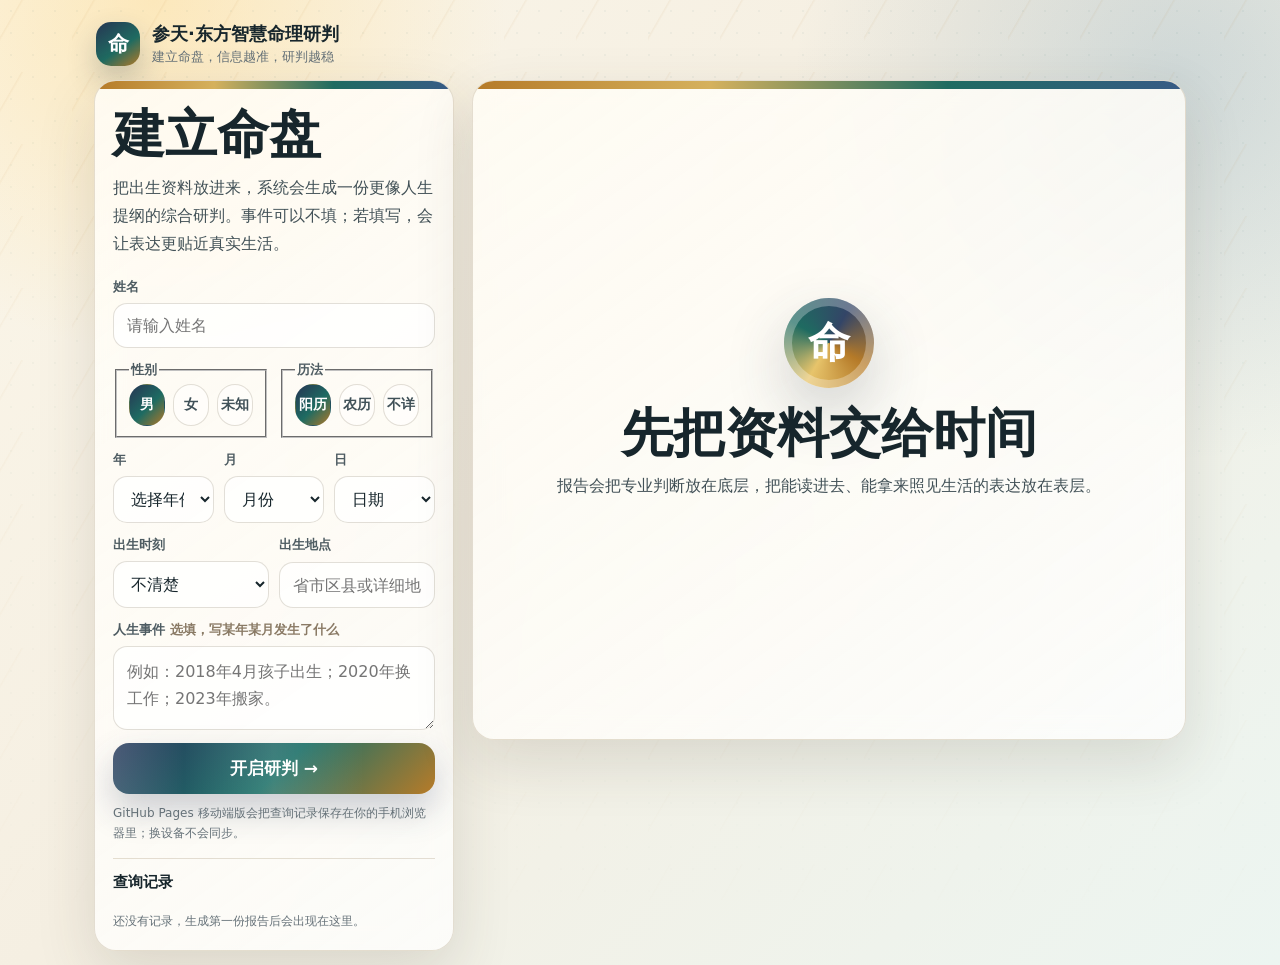
<file: index.html>
<!doctype html>
<html lang="zh-CN">
  <head>
    <meta charset="utf-8">
    <meta name="viewport" content="width=device-width, initial-scale=1, viewport-fit=cover">
    <meta name="theme-color" content="#f8f3e7">
    <title>参天·东方智慧命理研判</title>
    <style>
      :root {
        --ink: #17262c;
        --muted: #657178;
        --gold: #b57a28;
        --jade: #1f6b61;
        --night: #24324c;
        --line: rgba(111, 83, 34, .18);
        font-family: "PingFang SC", "Microsoft YaHei UI", "Noto Sans CJK SC", system-ui, sans-serif;
      }
      * { box-sizing: border-box; }
      body {
        margin: 0;
        min-height: 100vh;
        color: var(--ink);
        background:
          radial-gradient(circle at 12% 0%, rgba(255, 214, 126, .42), transparent 22rem),
          radial-gradient(circle at 92% 8%, rgba(61, 117, 158, .2), transparent 24rem),
          linear-gradient(135deg, #fbf6e9 0%, #f5efe2 44%, #ecf5f1 100%);
      }
      body::before {
        content: "";
        position: fixed;
        inset: 0;
        pointer-events: none;
        opacity: .38;
        background-image:
          linear-gradient(120deg, transparent 0 18px, rgba(181,122,40,.16) 19px, transparent 21px),
          radial-gradient(circle, rgba(31,107,97,.12) 1px, transparent 1.6px);
        background-size: 72px 72px, 22px 22px;
        mask-image: linear-gradient(#000, rgba(0,0,0,.16));
      }
      .app { width: min(1120px, 100%); margin: 0 auto; padding: 14px; position: relative; }
      .topbar { display: flex; align-items: center; gap: 12px; padding: 8px 2px 14px; }
      .mark {
        width: 44px; height: 44px; border-radius: 15px; display: grid; place-items: center;
        color: #fff; font-weight: 900; font-size: 21px;
        background: linear-gradient(145deg, #263553, #1f6b61 58%, #b57a28);
        box-shadow: 0 14px 30px rgba(33, 59, 71, .24);
      }
      .brand strong { display: block; font-size: 18px; }
      .brand span { display: block; margin-top: 2px; color: var(--muted); font-size: 13px; }
      .layout { display: grid; grid-template-columns: 360px 1fr; gap: 18px; align-items: start; }
      .panel {
        position: relative; overflow: hidden; border: 1px solid var(--line); border-radius: 22px;
        background: linear-gradient(145deg, rgba(255, 252, 244, .9), rgba(255,255,255,.74));
        box-shadow: 0 22px 60px rgba(62, 58, 45, .14);
        backdrop-filter: blur(14px);
      }
      .panel::before {
        content: ""; position: absolute; inset: 0 0 auto; height: 8px;
        background: linear-gradient(90deg, var(--gold), #d5b15d, var(--jade), #385b86);
      }
      .form-panel { padding: 26px 18px 18px; }
      h1 { margin: 0; font-size: clamp(28px, 6vw, 52px); line-height: 1.05; }
      .lead { color: #425157; margin: 12px 0 20px; line-height: 1.75; }
      .field { display: grid; gap: 7px; margin-bottom: 13px; }
      label, legend { font-size: 13px; color: #4e5c62; font-weight: 800; }
      input, select, textarea {
        width: 100%; border: 1px solid rgba(96, 79, 44, .18); border-radius: 14px;
        background: rgba(255,255,255,.78); color: var(--ink); font: inherit; font-size: 16px;
        padding: 12px 13px; outline: none;
      }
      textarea { min-height: 84px; resize: vertical; line-height: 1.65; }
      input:focus, select:focus, textarea:focus { border-color: rgba(181,122,40,.72); box-shadow: 0 0 0 4px rgba(181,122,40,.12); }
      .grid2, .grid3 { display: grid; gap: 10px; }
      .grid2 { grid-template-columns: 1fr 1fr; }
      .grid3 { grid-template-columns: 1fr 1fr 1fr; }
      .seg { display: grid; grid-template-columns: repeat(3, 1fr); gap: 8px; }
      .seg input { position: absolute; opacity: 0; pointer-events: none; }
      .seg span {
        display: grid; place-items: center; min-height: 42px; border-radius: 999px;
        border: 1px solid rgba(96, 79, 44, .18); background: rgba(255,255,255,.54);
        font-size: 14px; font-weight: 800; color: #405158;
      }
      .seg input:checked + span { color: #fff; border-color: transparent; background: linear-gradient(135deg, #273654, #1e6b62 55%, #ad7729); }
      .btn {
        width: 100%; border: 0; border-radius: 16px; padding: 14px 16px; cursor: pointer;
        color: #fff; font: inherit; font-size: 17px; font-weight: 900;
        background:
          linear-gradient(90deg, rgba(255,255,255,.16), transparent 22%, rgba(255,255,255,.14) 50%, transparent 78%),
          linear-gradient(135deg, #293a5d, #1d7068 52%, #b77b28);
        box-shadow: 0 16px 34px rgba(41, 58, 93, .24);
      }
      .note { margin: 10px 0 0; color: var(--muted); font-size: 12px; line-height: 1.65; }
      .history { margin-top: 14px; padding-top: 14px; border-top: 1px solid var(--line); }
      .history h2 { font-size: 15px; margin: 0 0 10px; }
      .history-list { display: grid; gap: 8px; }
      .history-item {
        display: flex; justify-content: space-between; align-items: center; gap: 12px; text-align: left;
        width: 100%; border: 1px solid rgba(96, 79, 44, .16); border-radius: 14px;
        background: rgba(255,255,255,.58); padding: 10px 12px; color: var(--ink);
      }
      .history-item strong { display: block; font-size: 14px; }
      .history-item small { color: var(--muted); }
      .report-panel { min-height: 660px; padding: 28px; }
      .empty { min-height: 600px; display: grid; place-items: center; text-align: center; }
      .sigil {
        width: 90px; height: 90px; margin: 0 auto 18px; border-radius: 50%;
        display: grid; place-items: center; color: #fff; font-size: 42px; font-weight: 900;
        background: conic-gradient(from 120deg, #b57a28, #e7c46b, #1f6b61, #334567, #b57a28);
        box-shadow: inset 0 0 0 8px rgba(255,255,255,.28), 0 24px 60px rgba(49,61,73,.22);
      }
      .kicker { color: var(--gold); font-weight: 900; font-size: 13px; }
      .subtitle { color: #415258; line-height: 1.75; margin: 0; }
      .summary-grid { display: grid; grid-template-columns: repeat(4, 1fr); border: 1px solid rgba(181,122,40,.22); border-radius: 20px; overflow: hidden; margin: 18px 0 24px; }
      .summary-card { min-height: 132px; padding: 16px; background: rgba(255,255,255,.46); border-right: 1px solid rgba(181,122,40,.18); }
      .summary-card:nth-child(4) { border-right: 0; }
      .summary-card span { display: block; color: var(--gold); font-weight: 900; font-size: 24px; opacity: .72; }
      .summary-card small { display: block; color: #667176; font-weight: 900; margin: 4px 0 8px; }
      .summary-card strong { font-size: 16px; line-height: 1.55; }
      .section { margin: 18px 0; padding: 20px; border-radius: 20px; border: 1px solid rgba(96,79,44,.16); background: rgba(255,255,255,.58); }
      .section h2 { margin: 0 0 10px; font-size: 20px; color: #22333a; }
      .section p { margin: 0 0 10px; color: #2e3d42; line-height: 1.9; }
      .tagrow { display: flex; flex-wrap: wrap; gap: 8px; margin-top: 12px; }
      .tag { border: 1px solid rgba(181,122,40,.28); color: #75501f; background: rgba(255,246,223,.72); border-radius: 999px; padding: 6px 10px; font-size: 12px; font-weight: 900; }
      .ghost { border: 1px solid rgba(96,79,44,.18); background: rgba(255,255,255,.52); color: #2e3d42; border-radius: 14px; padding: 11px 14px; font-weight: 900; }
      .actions { display: flex; gap: 10px; margin-top: 14px; }
      .model { background: linear-gradient(145deg, rgba(38,53,83,.08), rgba(181,122,40,.10)); }
      @media (max-width: 880px) {
        .app { padding: 12px; }
        .layout { grid-template-columns: 1fr; }
        .form-panel, .report-panel { padding: 22px 14px; border-radius: 20px; }
        .grid2, .grid3 { grid-template-columns: 1fr; }
        .summary-grid { grid-template-columns: 1fr 1fr; }
        .summary-card:nth-child(2) { border-right: 0; }
        .summary-card { border-bottom: 1px solid rgba(181,122,40,.14); }
      }
    </style>
  </head>
  <body>
    <div class="app">
      <header class="topbar">
        <div class="mark">命</div>
        <div class="brand"><strong>参天·东方智慧命理研判</strong><span>建立命盘，信息越准，研判越稳</span></div>
      </header>
      <main class="layout">
        <section class="panel form-panel">
          <h1>建立命盘</h1>
          <p class="lead">把出生资料放进来，系统会生成一份更像人生提纲的综合研判。事件可以不填；若填写，会让表达更贴近真实生活。</p>
          <form id="birthForm">
            <div class="field"><label for="name">姓名</label><input id="name" required maxlength="40" placeholder="请输入姓名"></div>
            <div class="grid2">
              <fieldset class="field"><legend>性别</legend><div class="seg"><label><input name="gender" value="男" type="radio" checked><span>男</span></label><label><input name="gender" value="女" type="radio"><span>女</span></label><label><input name="gender" value="未知" type="radio"><span>未知</span></label></div></fieldset>
              <fieldset class="field"><legend>历法</legend><div class="seg"><label><input name="calendar" value="阳历" type="radio" checked><span>阳历</span></label><label><input name="calendar" value="农历" type="radio"><span>农历</span></label><label><input name="calendar" value="不详" type="radio"><span>不详</span></label></div></fieldset>
            </div>
            <div class="grid3"><div class="field"><label for="year">年</label><select id="year" required></select></div><div class="field"><label for="month">月</label><select id="month" required></select></div><div class="field"><label for="day">日</label><select id="day" required></select></div></div>
            <div class="grid2">
              <div class="field"><label for="time">出生时刻</label><select id="time"><option value="不详">不清楚</option><option>子时 23:00-00:59</option><option>丑时 01:00-02:59</option><option>寅时 03:00-04:59</option><option>卯时 05:00-06:59</option><option>辰时 07:00-08:59</option><option>巳时 09:00-10:59</option><option>午时 11:00-12:59</option><option>未时 13:00-14:59</option><option>申时 15:00-16:59</option><option>酉时 17:00-18:59</option><option>戌时 19:00-20:59</option><option>亥时 21:00-22:59</option></select></div>
              <div class="field"><label for="place">出生地点</label><input id="place" required placeholder="省市区县或详细地点"></div>
            </div>
            <div class="field"><label for="events">人生事件 <span style="color:#8a7a65;font-weight:600">选填，写某年某月发生了什么</span></label><textarea id="events" placeholder="例如：2018年4月孩子出生；2020年换工作；2023年搬家。"></textarea></div>
            <button class="btn" type="submit">开启研判 →</button>
            <p class="note">GitHub Pages 移动端版会把查询记录保存在你的手机浏览器里；换设备不会同步。</p>
          </form>
          <div class="history"><h2>查询记录</h2><div class="history-list" id="historyList"></div></div>
        </section>
        <section class="panel report-panel" id="report"><div class="empty"><div><div class="sigil">命</div><h1>先把资料交给时间</h1><p class="lead">报告会把专业判断放在底层，把能读进去、能拿来照见生活的表达放在表层。</p></div></div></section>
      </main>
    </div>
    <script>
      const years = document.querySelector("#year"), months = document.querySelector("#month"), days = document.querySelector("#day"), form = document.querySelector("#birthForm"), report = document.querySelector("#report"), historyList = document.querySelector("#historyList");
      const storeKey = "cantian-github-pages-reports-v1";
      function option(value, label) { const item = document.createElement("option"); item.value = value; item.textContent = label || value; return item; }
      years.append(option("", "选择年份")); for (let y = new Date().getFullYear(); y >= 1900; y--) years.append(option(String(y)));
      months.append(option("", "月份")); for (let m = 1; m <= 12; m++) months.append(option(String(m), m + "月"));
      days.append(option("", "日期")); for (let d = 1; d <= 31; d++) days.append(option(String(d), d + "日"));
      function hashText(text) { let h = 2166136261; for (let i = 0; i < text.length; i++) { h ^= text.charCodeAt(i); h = Math.imul(h, 16777619); } return h >>> 0; }
      function pick(list, seed, offset) { return list[(seed + (offset || 0)) % list.length]; }
      function season(month) { const m = Number(month); if ([3,4,5].includes(m)) return "春木升发"; if ([6,7,8].includes(m)) return "夏火外放"; if ([9,10,11].includes(m)) return "秋金收束"; return "冬水蓄藏"; }
      function hourPower(time) { if (!time || time === "不详") return "时气未定"; const b = time.slice(0,1); return ({子:"水",丑:"土",寅:"木",卯:"木",辰:"土",巳:"火",午:"火",未:"土",申:"金",酉:"金",戌:"土",亥:"水"})[b] || "时气未定"; }
      function readHistory() { try { return JSON.parse(localStorage.getItem(storeKey) || "[]"); } catch { return []; } }
      function saveHistory(records) { localStorage.setItem(storeKey, JSON.stringify(records.slice(0, 30))); }
      function makeReport(input) {
        const seed = hashText(JSON.stringify(input)), s = season(input.month), hour = hourPower(input.time);
        const cores = ["稳中求进", "先蓄后发", "外柔内硬", "以慢为快", "遇压成器", "借势开局"];
        const modes = ["适合把复杂事拆成清楚步骤", "越到关键处越要稳住节奏", "先建立秩序，再谈突破", "不怕晚成，怕心气被琐事磨散", "适合在长期主义里长出力量"];
        const relations = ["先让感受被听见，再讨论答案", "关系里最需要的是边界清楚、心意柔和", "真正的贵人常来自稳定合作，而非一时热闹", "亲近的人若能同频，做事会少走很多弯路"];
        const reminders = ["给思考一个截止时间", "把计划写在纸上，别只放在心里", "遇到大事先睡一觉再定夺", "少解释，多交付可见结果"];
        const core = pick(cores, seed), mode = pick(modes, seed, 3), rel = pick(relations, seed, 5), reminder = pick(reminders, seed, 7);
        const placeTone = /陕西|山|宝鸡|商洛|西安|关中/.test(input.place) ? "出生地带着山川与关中气象，人的底色往往不轻飘，重承诺，也重现实里的体面。" : "出生地会给人一层生活底色：家族记忆、地域节奏与早年见闻，会影响一个人后来判断安全感的方式。";
        const eventLine = input.events ? "你给出的经历线索会把这份报告从泛泛判断拉回真实人生：那些年份像路标，提醒研判不要只停在性格上，而要看选择、承担与转折。" : "你暂时没有填写人生事件，报告会先以出生资料做主轴；之后补充关键年份，判断会更像贴身复盘。";
        return {
          title: input.name + "的命理综合研判报告",
          opening: "命盘像一条正在铺开的山路。这里不把人说死，而是把时间、性情、处事、关系和转折放在一起看：哪里该稳，哪里该醒，哪里可以重新起势。",
          summary: [{label:"命盘主调",text:core + "，" + s + "的底色明显"},{label:"成事方式",text:mode},{label:"关系课题",text:rel},{label:"当下提醒",text:reminder}],
          sections: [
            {title:"一、底色画像", tags:[s,hour,"性情底色"], paragraphs:[input.name + "的资料显示，命盘气质不是单薄的一条线，而像一间有光影层次的屋子：外面看见的是态度，里面藏着的是秩序感、警觉心和对稳定生活的渴望。","出生月份落在" + s + "，做事不宜只看一时冲劲。真正适合你的路，是先把手里的局面理顺，再从熟悉的地方慢慢扩大边界。",placeTone]},
            {title:"二、成事方式", tags:["事业","节奏",core], paragraphs:["你的成事方式更像烧一炉火：刚开始未必声势很大，但只要方向对、柴火续得稳，后劲会比别人想象得更长。","遇到复杂局面时，不要急着证明自己全都能扛。最好的做法是把目标拆小，把责任排清，把能交付的东西先拿出来。这样一来，别人会慢慢信任你的判断。","真正的转机常出现在你愿意把旧经验重新整理的时候。过去吃过的亏、背过的压力、忍过的误解，都不该只变成委屈，它们应当变成方法。"]},
            {title:"三、关系与家庭", tags:["家庭","协作","边界"], paragraphs:["关系里最怕的不是争执，而是重要的话一直没有被好好说出来。你适合把心里的判断讲得更具体：希望对方怎么做、自己能承担什么、底线在哪里。",rel + "。这句话看似简单，实际上是你在人际里减少内耗的关键。","家庭与亲密关系会影响你的状态。心里安稳时，你做事更有耐心；关系混乱时，你容易把力量消耗在解释和忍耐里。"]},
            {title:"四、财务与资源", tags:["财富","资源","长期"], paragraphs:["财务上不宜追求刺激式翻盘，更适合建立长期可复用的能力、渠道和信用。钱对你来说不仅是数字，也是安全感和选择权。","资源要分三层看：眼前收入、长期能力、关键关系。只盯第一层会焦虑，只谈理想又容易落空。把三层同时经营，局面才会越来越稳。","今年开始，可以把账目、计划、技能升级放到同一张表里看。看清流向，心就不乱；心不乱，判断会更准。"]},
            {title:"五、转折与行动建议", tags:["纠偏","行动","复盘"], paragraphs:[eventLine,"接下来最值得做的，不是等待一个神奇机会，而是把生活里已经松动的环节重新扣紧：作息、现金流、合作关系、健康检查、核心技能，都算命盘落地的地方。",reminder + "。这不是小提醒，而是避免反复消耗的关键动作。很多命运的改变，都是从一个稳定执行的小动作开始的。"]},
            {title:"六、深层洞见", tags:["洞见","希望","真善美"], paragraphs:["这份研判最想提醒你的，是不要把自己困在单一身份里。你不是只能顺着旧轨道走的人，只是每一次改变都需要一个足够稳的支点。","命理的价值不在于把人说死，而在于帮人看见：哪些性情可以成为力量，哪些习惯正在偷走好运，哪些关系值得珍惜，哪些局面该及时止损。","把这份报告当成一张人生草图即可。真正改变生活的，不是报告本身，而是你读完之后，愿意从哪一件具体的事开始调整。"]}
          ]
        };
      }
      function renderReport(record) {
        const r = record.report;
        report.innerHTML = '<div class="kicker">参天·东方智慧命理研判</div><h1>' + r.title + '</h1><p class="subtitle">' + r.opening + '</p><div class="actions"><button class="ghost" id="copyBtn" type="button">复制报告</button><button class="ghost" id="topBtn" type="button">回到填写</button></div><div class="summary-grid">' + r.summary.map((item,i) => '<div class="summary-card"><span>0' + (i+1) + '</span><small>' + item.label + '</small><strong>' + item.text + '</strong></div>').join("") + '</div>' + r.sections.map(s => '<section class="section"><h2>' + s.title + '</h2>' + s.paragraphs.map(p => '<p>' + p + '</p>').join("") + '<div class="tagrow">' + s.tags.map(t => '<span class="tag">' + t + '</span>').join("") + '</div></section>').join("") + '<section class="section model"><h2>研判模型</h2><p>移动端版把出生资料、时间节律、地点语境、事件线索与表达模板分层处理：底层形成稳定判断，中层做生活场景转译，表层生成更适合阅读和行动的表达。同一资料会保持稳定，不同资料会尽量拉开叙事角度。</p><p>完整 Python v86 模型已经保留在 GitHub 仓库；此页面是可直接通过 GitHub Pages 使用的公网静态版。</p></section>';
        document.querySelector("#copyBtn").addEventListener("click", () => navigator.clipboard.writeText(report.innerText));
        document.querySelector("#topBtn").addEventListener("click", () => scrollTo({ top: 0, behavior: "smooth" }));
      }
      function renderHistory() {
        const records = readHistory(); historyList.innerHTML = "";
        if (!records.length) { historyList.innerHTML = '<p class="note">还没有记录，生成第一份报告后会出现在这里。</p>'; return; }
        records.forEach(record => { const btn = document.createElement("button"); btn.type = "button"; btn.className = "history-item"; btn.innerHTML = "<span><strong>" + record.input.name + "</strong><small>" + record.input.calendar + " " + record.input.year + "-" + record.input.month + "-" + record.input.day + "</small></span><small>" + record.createdAt.slice(5,16).replace("T"," ") + "</small>"; btn.addEventListener("click", () => renderReport(record)); historyList.append(btn); });
      }
      form.addEventListener("submit", event => {
        event.preventDefault();
        const input = { name: document.querySelector("#name").value.trim(), gender: document.querySelector('input[name="gender"]:checked').value, calendar: document.querySelector('input[name="calendar"]:checked').value, year: years.value, month: months.value, day: days.value, time: document.querySelector("#time").value, place: document.querySelector("#place").value.trim(), events: document.querySelector("#events").value.trim() };
        if (!input.name || !input.year || !input.month || !input.day || !input.place) return;
        const record = { id: String(hashText(JSON.stringify(input))), createdAt: new Date().toISOString(), input, report: makeReport(input) };
        const records = readHistory().filter(item => item.id !== record.id); records.unshift(record); saveHistory(records); renderHistory(); renderReport(record); report.scrollIntoView({ behavior: "smooth", block: "start" });
      });
      renderHistory();
    </script>
  </body>
</html>
</file>
